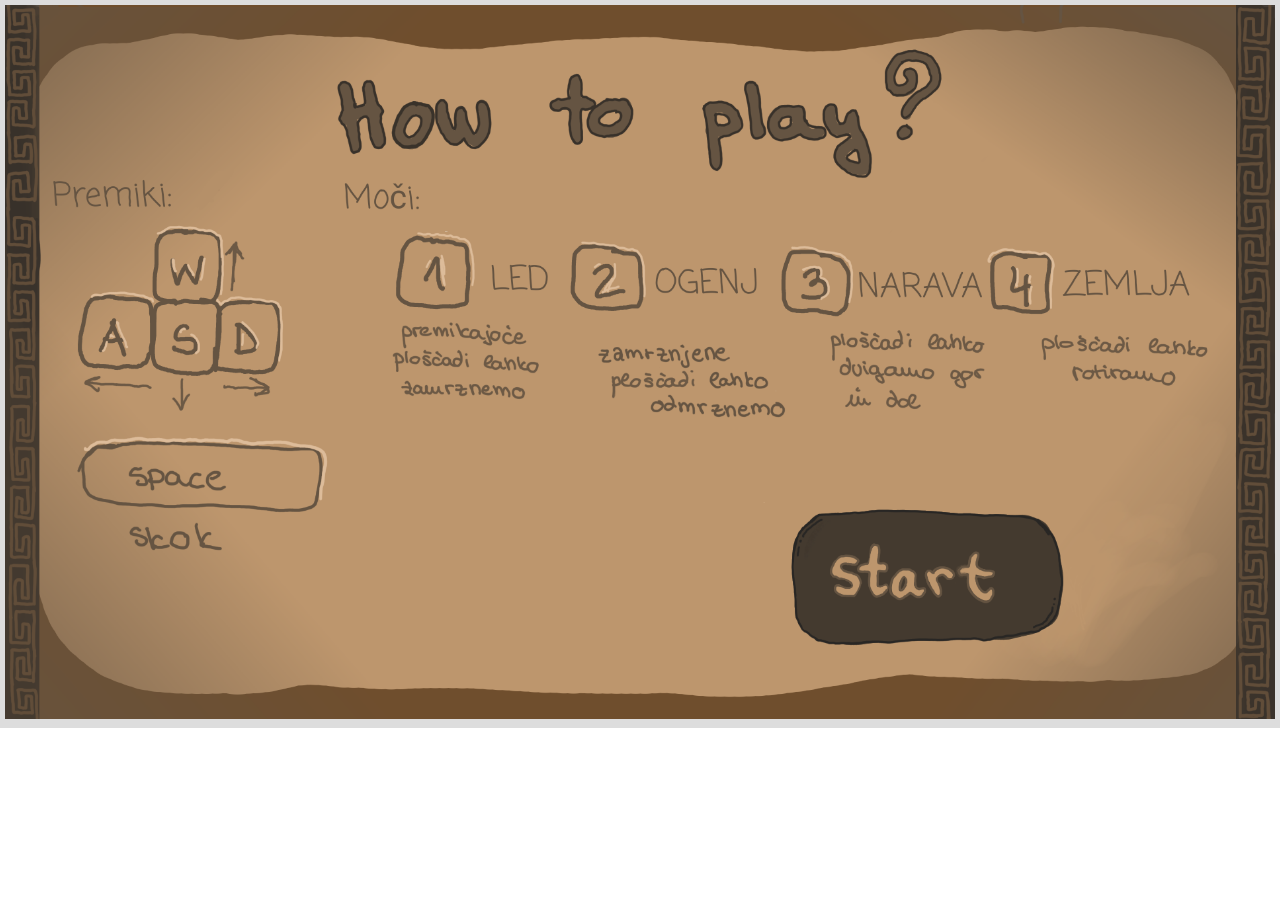
<file: Base Game - Copy/index.html>
<!DOCTYPE html>
<html>
<head>
    <meta charset="utf-8">
    <meta name="viewport" content="width=device-width, initial-scale=1.0">

    <title>JavaScript/WebGL 2.0 examples</title>

    <link rel="stylesheet" type="text/css" href="style.css">
    <link rel="stylesheet" type="text/css" href="index.css">
    <style>
        .container {
            display: flex;
            align-items: center;
            justify-content: center;
        }
        body {
            margin: 0;
        }
        img {
            object-fit: contain;
            height: 1080;
            width: 100%;
            overflow: hidden;
        }
    </style>
</head>
<body>
    <div class="container">
        <a href="engine/canvas.html">
            <img src="first_page\\howtostr.png">
        </a>
    </div> 
</body>
</html>
</file>
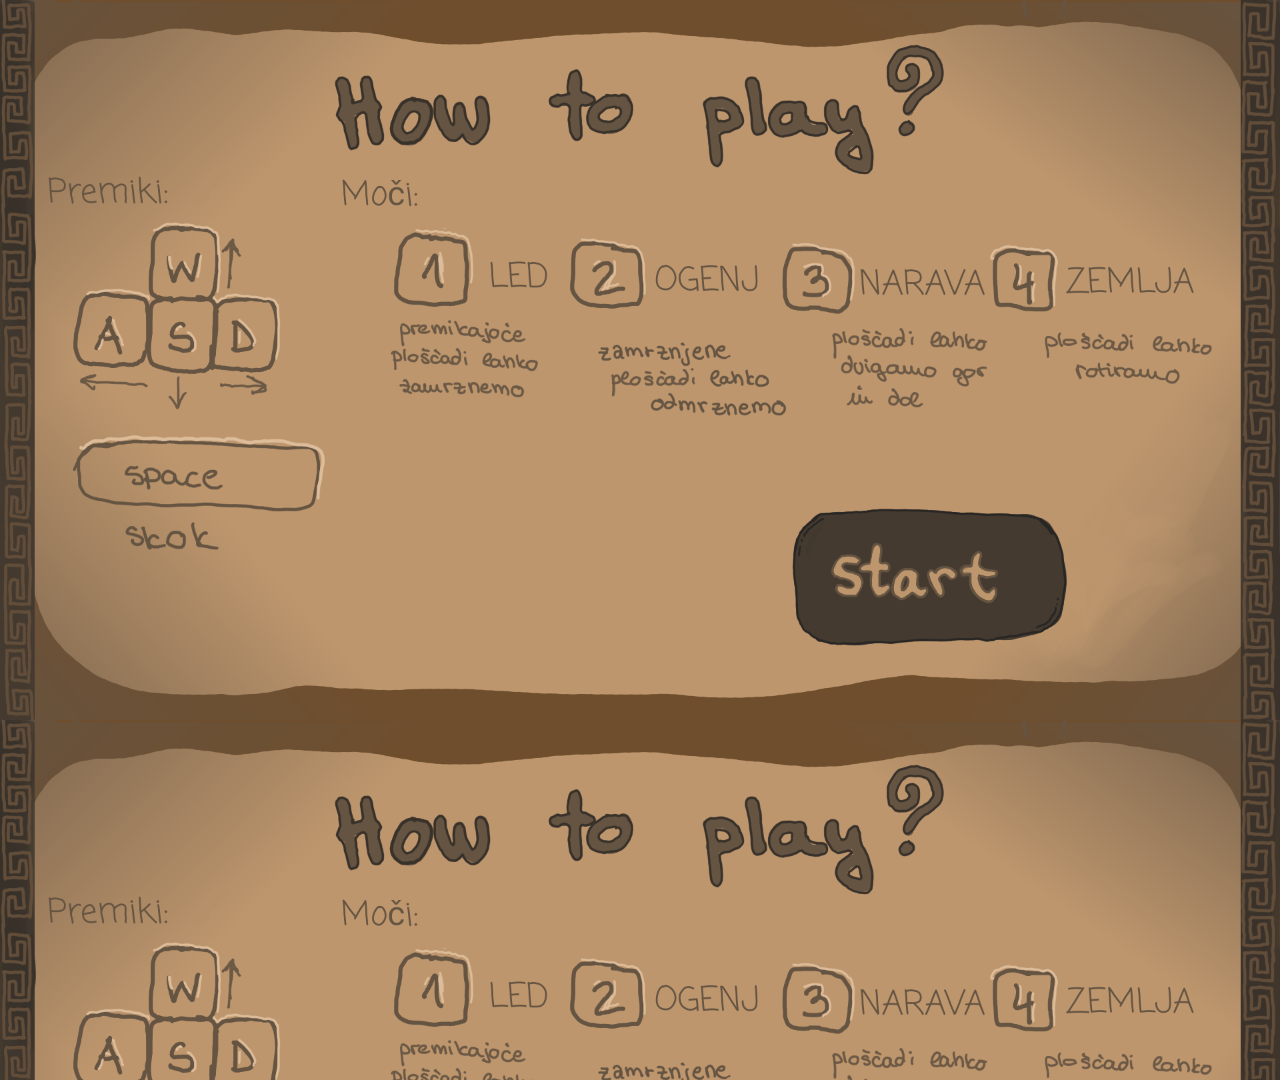
<file: Base Game/index.html>
<!DOCTYPE html>
<html>
<head>
    <meta charset="utf-8">
    <meta name="viewport" content="width=device-width, initial-scale=1.0">

    <title>JavaScript/WebGL 2.0 examples</title>

    <link rel="stylesheet" type="text/css" href="style.css">
    <link rel="stylesheet" type="text/css" href="index.css">
    <style>
         body {
            display: flex;
            overflow: hidden;
            background-image: url("first_page\\howtostr.png");
            background-size: contain;
            margin: 0;
        }
        div {
            width: 1920px;
            height: 1080px;
        }
    </style>
</head>
<body>
    <div onclick="location.href='engine/canvas.html';" style="cursor: pointer;"></div> 
</body>
</html>
</file>
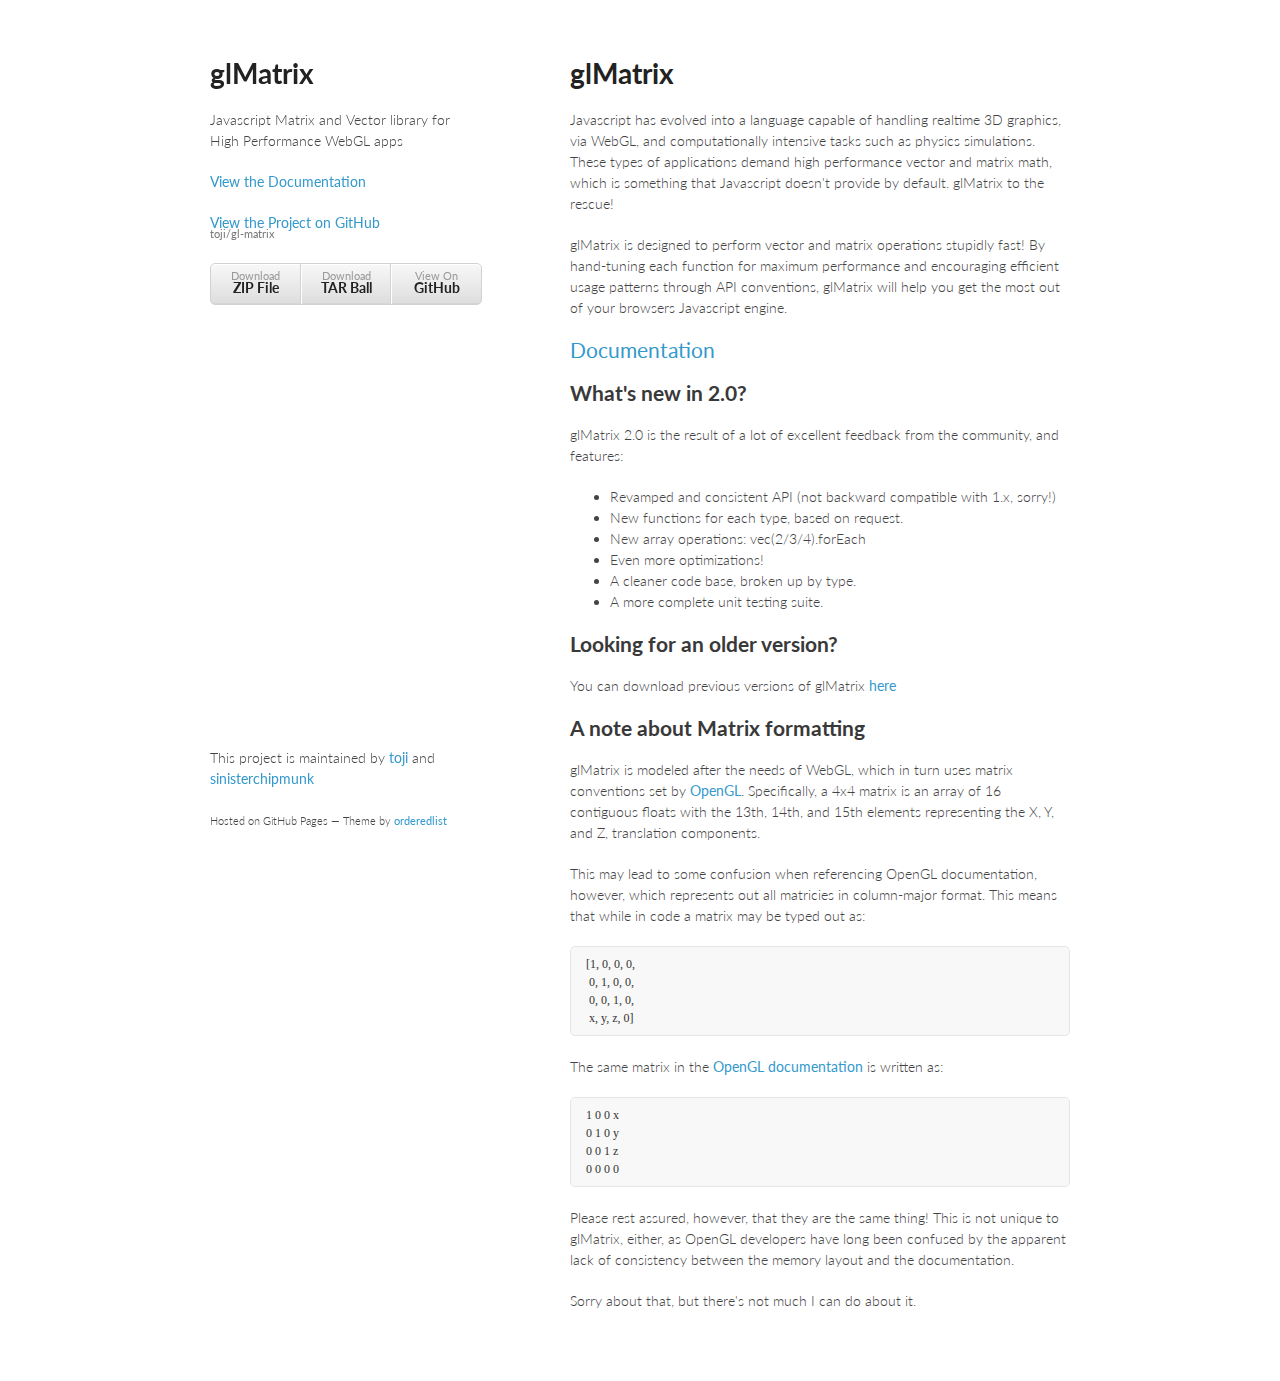
<file: toji-gl-matrix-8962b2e/index.html>
<!doctype html>
<html>
  <head>
    <meta charset="utf-8">
    <meta http-equiv="X-UA-Compatible" content="chrome=1">
    <title>glMatrix</title>

    <style>
      /* styles.css */
      @import url(https://fonts.googleapis.com/css?family=Lato:300italic,700italic,300,700);

      body {
        padding:50px;
        font:14px/1.5 Lato, "Helvetica Neue", Helvetica, Arial, sans-serif;
        color:#444;
        font-weight:300;
      }

      h1, h2, h3, h4, h5, h6 {
        color:#222;
        margin:0 0 20px;
      }

      p, ul, ol, table, pre, dl {
        margin:0 0 20px;
      }

      h1, h2, h3 {
        line-height:1.1;
      }

      h1 {
        font-size:28px;
      }

      h2 {
        color:#393939;
      }

      h3, h4, h5, h6 {
        color:#494949;
      }

      a {
        color:#39c;
        font-weight:400;
        text-decoration:none;
      }

      a small {
        font-size:11px;
        color:#777;
        margin-top:-0.6em;
        display:block;
      }

      .wrapper {
        width:860px;
        margin:0 auto;
      }

      blockquote {
        border-left:1px solid #e5e5e5;
        margin:0;
        padding:0 0 0 20px;
        font-style:italic;
      }

      code, pre {
        font-family:Monaco, Bitstream Vera Sans Mono, Lucida Console, Terminal;
        color:#333;
        font-size:12px;
      }

      pre {
        padding:8px 15px;
        background: #f8f8f8;  
        border-radius:5px;
        border:1px solid #e5e5e5;
        overflow-x: auto;
      }

      table {
        width:100%;
        border-collapse:collapse;
      }

      th, td {
        text-align:left;
        padding:5px 10px;
        border-bottom:1px solid #e5e5e5;
      }

      dt {
        color:#444;
        font-weight:700;
      }

      th {
        color:#444;
      }

      img {
        max-width:100%;
      }

      header {
        width:270px;
        float:left;
        position:fixed;
      }

      header ul {
        list-style:none;
        height:40px;
        
        padding:0;
        
        background: #eee;
        background: -moz-linear-gradient(top, #f8f8f8 0%, #dddddd 100%);
        background: -webkit-gradient(linear, left top, left bottom, color-stop(0%,#f8f8f8), color-stop(100%,#dddddd));
        background: -webkit-linear-gradient(top, #f8f8f8 0%,#dddddd 100%);
        background: -o-linear-gradient(top, #f8f8f8 0%,#dddddd 100%);
        background: -ms-linear-gradient(top, #f8f8f8 0%,#dddddd 100%);
        background: linear-gradient(top, #f8f8f8 0%,#dddddd 100%);
        
        border-radius:5px;
        border:1px solid #d2d2d2;
        box-shadow:inset #fff 0 1px 0, inset rgba(0,0,0,0.03) 0 -1px 0;
        width:270px;
      }

      header li {
        width:89px;
        float:left;
        border-right:1px solid #d2d2d2;
        height:40px;
      }

      header ul a {
        line-height:1;
        font-size:11px;
        color:#999;
        display:block;
        text-align:center;
        padding-top:6px;
        height:40px;
      }

      strong {
        color:#222;
        font-weight:700;
      }

      header ul li + li {
        width:88px;
        border-left:1px solid #fff;
      }

      header ul li + li + li {
        border-right:none;
        width:89px;
      }

      header ul a strong {
        font-size:14px;
        display:block;
        color:#222;
      }

      section {
        width:500px;
        float:right;
        padding-bottom:50px;
      }

      small {
        font-size:11px;
      }

      hr {
        border:0;
        background:#e5e5e5;
        height:1px;
        margin:0 0 20px;
      }

      footer {
        width:270px;
        float:left;
        position:fixed;
        bottom:50px;
      }

      @media print, screen and (max-width: 960px) {
        
        div.wrapper {
          width:auto;
          margin:0;
        }
        
        header, section, footer {
          float:none;
          position:static;
          width:auto;
        }
        
        header {
          padding-right:320px;
        }
        
        section {
          border:1px solid #e5e5e5;
          border-width:1px 0;
          padding:20px 0;
          margin:0 0 20px;
        }
        
        header a small {
          display:inline;
        }
        
        header ul {
          position:absolute;
          right:50px;
          top:52px;
        }
      }

      @media print, screen and (max-width: 720px) {
        body {
          word-wrap:break-word;
        }
        
        header {
          padding:0;
        }
        
        header ul, header p.view {
          position:static;
        }
        
        pre, code {
          word-wrap:normal;
        }
      }

      @media print, screen and (max-width: 480px) {
        body {
          padding:15px;
        }
        
        header ul {
          display:none;
        }
      }

      @media print {
        body {
          padding:0.4in;
          font-size:12pt;
          color:#444;
        }
      }

      /* pygment_trac.css */
      .highlight  { background: #ffffff; }
      .highlight .c { color: #999988; font-style: italic } /* Comment */
      .highlight .err { color: #a61717; background-color: #e3d2d2 } /* Error */
      .highlight .k { font-weight: bold } /* Keyword */
      .highlight .o { font-weight: bold } /* Operator */
      .highlight .cm { color: #999988; font-style: italic } /* Comment.Multiline */
      .highlight .cp { color: #999999; font-weight: bold } /* Comment.Preproc */
      .highlight .c1 { color: #999988; font-style: italic } /* Comment.Single */
      .highlight .cs { color: #999999; font-weight: bold; font-style: italic } /* Comment.Special */
      .highlight .gd { color: #000000; background-color: #ffdddd } /* Generic.Deleted */
      .highlight .gd .x { color: #000000; background-color: #ffaaaa } /* Generic.Deleted.Specific */
      .highlight .ge { font-style: italic } /* Generic.Emph */
      .highlight .gr { color: #aa0000 } /* Generic.Error */
      .highlight .gh { color: #999999 } /* Generic.Heading */
      .highlight .gi { color: #000000; background-color: #ddffdd } /* Generic.Inserted */
      .highlight .gi .x { color: #000000; background-color: #aaffaa } /* Generic.Inserted.Specific */
      .highlight .go { color: #888888 } /* Generic.Output */
      .highlight .gp { color: #555555 } /* Generic.Prompt */
      .highlight .gs { font-weight: bold } /* Generic.Strong */
      .highlight .gu { color: #800080; font-weight: bold; } /* Generic.Subheading */
      .highlight .gt { color: #aa0000 } /* Generic.Traceback */
      .highlight .kc { font-weight: bold } /* Keyword.Constant */
      .highlight .kd { font-weight: bold } /* Keyword.Declaration */
      .highlight .kn { font-weight: bold } /* Keyword.Namespace */
      .highlight .kp { font-weight: bold } /* Keyword.Pseudo */
      .highlight .kr { font-weight: bold } /* Keyword.Reserved */
      .highlight .kt { color: #445588; font-weight: bold } /* Keyword.Type */
      .highlight .m { color: #009999 } /* Literal.Number */
      .highlight .s { color: #d14 } /* Literal.String */
      .highlight .na { color: #008080 } /* Name.Attribute */
      .highlight .nb { color: #0086B3 } /* Name.Builtin */
      .highlight .nc { color: #445588; font-weight: bold } /* Name.Class */
      .highlight .no { color: #008080 } /* Name.Constant */
      .highlight .ni { color: #800080 } /* Name.Entity */
      .highlight .ne { color: #990000; font-weight: bold } /* Name.Exception */
      .highlight .nf { color: #990000; font-weight: bold } /* Name.Function */
      .highlight .nn { color: #555555 } /* Name.Namespace */
      .highlight .nt { color: #000080 } /* Name.Tag */
      .highlight .nv { color: #008080 } /* Name.Variable */
      .highlight .ow { font-weight: bold } /* Operator.Word */
      .highlight .w { color: #bbbbbb } /* Text.Whitespace */
      .highlight .mf { color: #009999 } /* Literal.Number.Float */
      .highlight .mh { color: #009999 } /* Literal.Number.Hex */
      .highlight .mi { color: #009999 } /* Literal.Number.Integer */
      .highlight .mo { color: #009999 } /* Literal.Number.Oct */
      .highlight .sb { color: #d14 } /* Literal.String.Backtick */
      .highlight .sc { color: #d14 } /* Literal.String.Char */
      .highlight .sd { color: #d14 } /* Literal.String.Doc */
      .highlight .s2 { color: #d14 } /* Literal.String.Double */
      .highlight .se { color: #d14 } /* Literal.String.Escape */
      .highlight .sh { color: #d14 } /* Literal.String.Heredoc */
      .highlight .si { color: #d14 } /* Literal.String.Interpol */
      .highlight .sx { color: #d14 } /* Literal.String.Other */
      .highlight .sr { color: #009926 } /* Literal.String.Regex */
      .highlight .s1 { color: #d14 } /* Literal.String.Single */
      .highlight .ss { color: #990073 } /* Literal.String.Symbol */
      .highlight .bp { color: #999999 } /* Name.Builtin.Pseudo */
      .highlight .vc { color: #008080 } /* Name.Variable.Class */
      .highlight .vg { color: #008080 } /* Name.Variable.Global */
      .highlight .vi { color: #008080 } /* Name.Variable.Instance */
      .highlight .il { color: #009999 } /* Literal.Number.Integer.Long */

      .type-csharp .highlight .k { color: #0000FF }
      .type-csharp .highlight .kt { color: #0000FF }
      .type-csharp .highlight .nf { color: #000000; font-weight: normal }
      .type-csharp .highlight .nc { color: #2B91AF }
      .type-csharp .highlight .nn { color: #000000 }
      .type-csharp .highlight .s { color: #A31515 }
      .type-csharp .highlight .sc { color: #A31515 }
    </style>
    <meta name="viewport" content="width=device-width, initial-scale=1, user-scalable=no">
    <script src="dist/gl-matrix.js"></script>
    <script>
      window["mat2"] = glMatrix.mat2;
      window["mat2d"] = glMatrix.mat2d;
      window["mat3"] = glMatrix.mat3;
      window["mat4"] = glMatrix.mat4;
      window["quat"] = glMatrix.quat;
      window["quat2"] = glMatrix.quat2;
      window["vec2"] = glMatrix.vec2;
      window["vec3"] = glMatrix.vec3;
      window["vec4"] = glMatrix.vec4;
      window["glMatrix"] = glMatrix.glMatrix;
    </script>
  </head>
  <body>
    <div class="wrapper">
      <header>
        <h1>glMatrix</h1>
        <p>Javascript Matrix and Vector library for High Performance WebGL apps</p>

        <p class="view"><a href="docs">View the Documentation</a></p>

        <p class="view"><a href="https://github.com/toji/gl-matrix">View the Project on GitHub <small>toji/gl-matrix</small></a></p>

        <ul>
          <li><a href="https://github.com/toji/gl-matrix/zipball/master">Download <strong>ZIP File</strong></a></li>
          <li><a href="https://github.com/toji/gl-matrix/tarball/master">Download <strong>TAR Ball</strong></a></li>
          <li><a href="https://github.com/toji/gl-matrix">View On <strong>GitHub</strong></a></li>
        </ul>
      </header>
      <section>
        <h1>glMatrix</h1>

<p>Javascript has evolved into a language capable of handling realtime 3D graphics, 
via WebGL, and computationally intensive tasks such as physics simulations.
These types of applications demand high performance vector and matrix math,
which is something that Javascript doesn't provide by default.
glMatrix to the rescue!</p>

<p>glMatrix is designed to perform vector and matrix operations stupidly fast! By
hand-tuning each function for maximum performance and encouraging efficient
usage patterns through API conventions, glMatrix will help you get the most out
of your browsers Javascript engine.</p>

<h2><a href="docs">Documentation</a></h2>

<h2>What's new in 2.0?</h2>

<p>glMatrix 2.0 is the result of a lot of excellent feedback from the community,
and features:</p>

<ul>
<li>Revamped and consistent API (not backward compatible with 1.x, sorry!)</li>
<li>New functions for each type, based on request.</li>
<li>New array operations: vec(2/3/4).forEach</li>
<li>Even more optimizations!</li>
<li>A cleaner code base, broken up by type.</li>
<li>A more complete unit testing suite.</li>
</ul><h2>Looking for an older version?</h2>

<p>You can download previous versions of glMatrix <a href="https://github.com/toji/gl-matrix/tags">here</a></p>

<h2>A note about Matrix formatting</h2>

<p>glMatrix is modeled after the needs of WebGL, which in turn uses matrix
conventions set by <a href="http://www.opengl.org/archives/resources/faq/technical/transformations.htm">OpenGL</a>.
Specifically, a 4x4 matrix is an array of 16 contiguous floats with the 13th,
14th, and 15th elements representing the X, Y, and Z, translation components.</p>

<p>This may lead to some confusion when referencing OpenGL documentation, however,
which represents out all matricies in column-major format. This means that while
in code a matrix may be typed out as:</p>

<pre><code>[1, 0, 0, 0,
 0, 1, 0, 0,
 0, 0, 1, 0,
 x, y, z, 0]
</code></pre>

<p>The same matrix in the <a href="http://www.opengl.org/sdk/docs/man2/xhtml/glTranslate.xml">OpenGL documentation</a>
is written as:</p>

<pre><code>1 0 0 x
0 1 0 y
0 0 1 z
0 0 0 0
</code></pre>

<p>Please rest assured, however, that they are the same thing! This is not unique
to glMatrix, either, as OpenGL developers have long been confused by the
apparent lack of consistency between the memory layout and the documentation.</p>

<p>Sorry about that, but there's not much I can do about it.</p>
      </section>
      <footer>
        <p>This project is maintained by <a href="https://github.com/toji">toji</a> and <a href="https://github.com/sinisterchipmunk">sinisterchipmunk</a></p>
        <p><small>Hosted on GitHub Pages &mdash; Theme by <a href="https://github.com/orderedlist">orderedlist</a></small></p>
      </footer>
    </div>    
  </body>
</html>
</file>
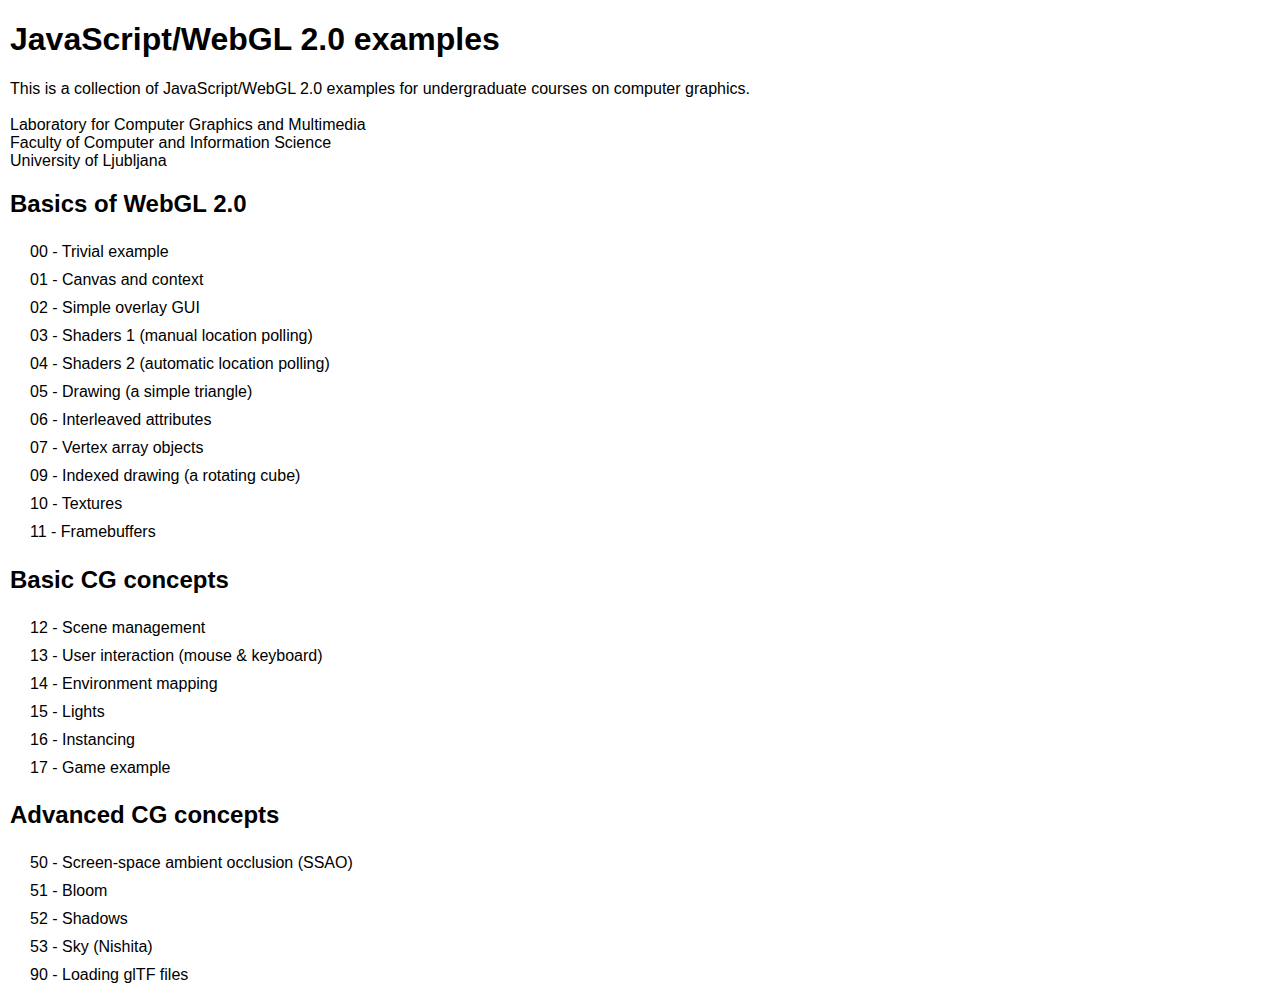
<file: webgl2-examples-master/index.html>
<!DOCTYPE html>
<html>
<head>
    <meta charset="utf-8">
    <meta name="viewport" content="width=device-width, initial-scale=1.0">

    <title>JavaScript/WebGL 2.0 examples</title>

    <link rel="stylesheet" type="text/css" href="common/style.css">
    <link rel="stylesheet" type="text/css" href="index.css">
</head>
<body>
    <h1>JavaScript/WebGL 2.0 examples</h1>
    <p>
        This is a collection of JavaScript/WebGL 2.0 examples for undergraduate courses on computer graphics.

        <br><br>

        Laboratory for Computer Graphics and Multimedia<br>
        Faculty of Computer and Information Science<br>
        University of Ljubljana<br>
    </p>
    <h2>Basics of WebGL 2.0</h2>
    <ul>
        <li><a href="examples/00-trivial/00-trivial.html">00 - Trivial example</a></li>
        <li><a href="examples/01-canvas/01-canvas.html">01 - Canvas and context</a></li>
        <li><a href="examples/02-gui/02-gui.html">02 - Simple overlay GUI</a></li>
        <li><a href="examples/03-shaders1/03-shaders1.html">03 - Shaders 1 (manual location polling)</a></li>
        <li><a href="examples/04-shaders2/04-shaders2.html">04 - Shaders 2 (automatic location polling)</a></li>
        <li><a href="examples/05-drawing/05-drawing.html">05 - Drawing (a simple triangle)</a></li>
        <li><a href="examples/06-interleaved/06-interleaved.html">06 - Interleaved attributes</a></li>
        <li><a href="examples/07-vao/07-vao.html">07 - Vertex array objects</a></li>
        <li><a href="examples/09-indexed/09-indexed.html">09 - Indexed drawing (a rotating cube)</a></li>
        <li><a href="examples/10-textures/10-textures.html">10 - Textures</a></li>
        <li><a href="examples/11-framebuffers/11-framebuffers.html">11 - Framebuffers</a></li>
    </ul>
    <h2>Basic CG concepts</h2>
    <ul>
        <li><a href="examples/12-scene/12-scene.html">12 - Scene management</a></li>
        <li><a href="examples/13-interaction/13-interaction.html">13 - User interaction (mouse & keyboard)</a></li>
        <li><a href="examples/14-envmap/14-envmap.html">14 - Environment mapping</a></li>
        <li><a href="examples/15-lights/15-lights.html">15 - Lights</a></li>
        <li><a href="examples/16-instancing/16-instancing.html">16 - Instancing</a></li>
        <li><a href="examples/17-game/17-game.html">17 - Game example</a></li>
    </ul>
    <h2>Advanced CG concepts</h2>
    <ul>
        <li><a href="examples/50-ssao/50-ssao.html">50 - Screen-space ambient occlusion (SSAO)</a></li>
        <li><a href="examples/51-bloom/51-bloom.html">51 - Bloom</a></li>
        <li><a href="examples/52-shadows/52-shadows.html">52 - Shadows</a></li>
        <li><a href="examples/53-sky/53-sky.html">53 - Sky (Nishita)</a></li>
        <li><a href="examples/90-gltf/90-gltf.html">90 - Loading glTF files</a></li>
    </ul>
</body>
</html>
</file>
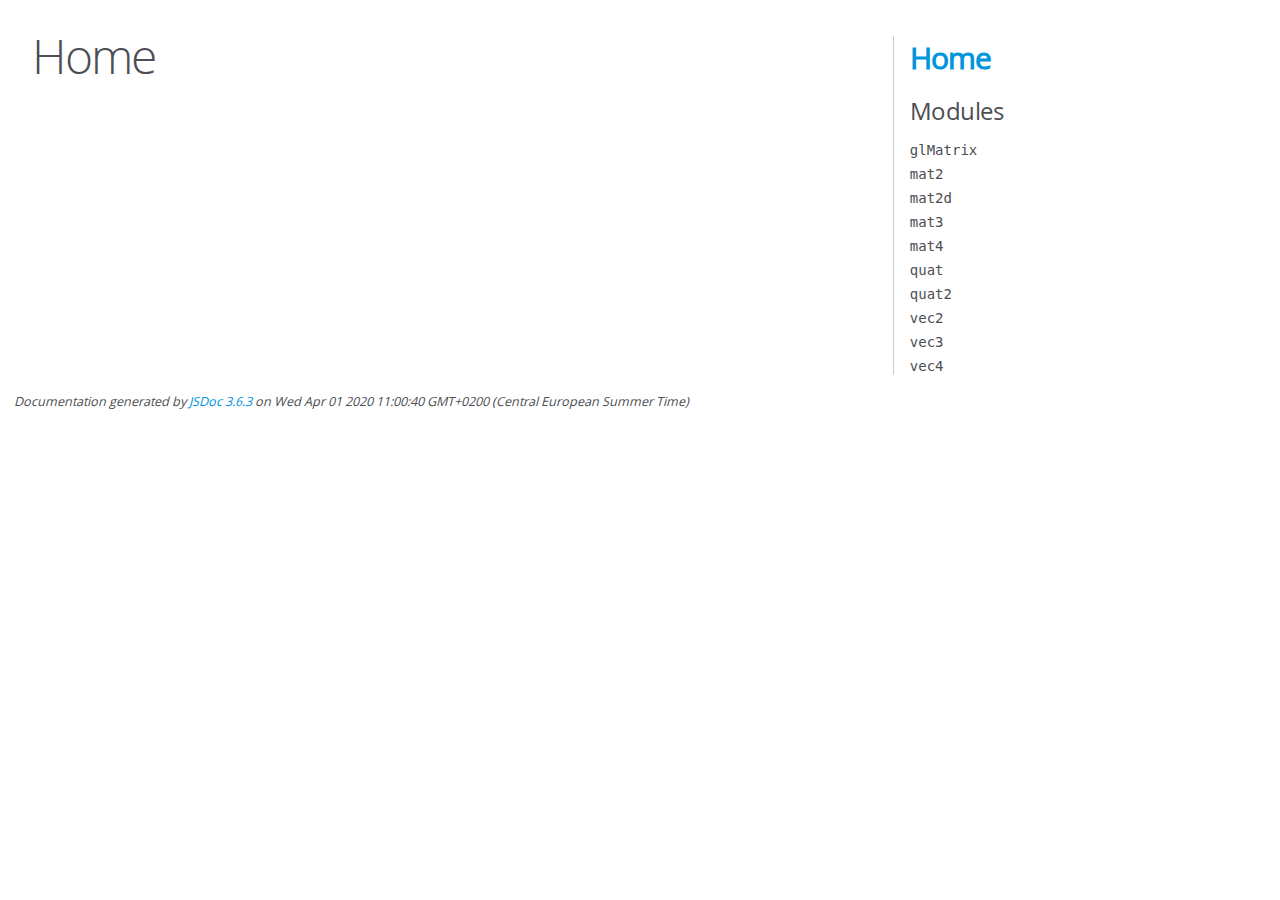
<file: toji-gl-matrix-8962b2e/docs/index.html>
<!DOCTYPE html>
<html lang="en">
<head>
    <meta charset="utf-8">
    <title>JSDoc: Home</title>

    <script src="scripts/prettify/prettify.js"> </script>
    <script src="scripts/prettify/lang-css.js"> </script>
    <!--[if lt IE 9]>
      <script src="//html5shiv.googlecode.com/svn/trunk/html5.js"></script>
    <![endif]-->
    <link type="text/css" rel="stylesheet" href="styles/prettify-tomorrow.css">
    <link type="text/css" rel="stylesheet" href="styles/jsdoc-default.css">
</head>

<body>

<div id="main">

    <h1 class="page-title">Home</h1>

    



    


    <h3> </h3>










    









</div>

<nav>
    <h2><a href="index.html">Home</a></h2><h3>Modules</h3><ul><li><a href="module-glMatrix.html">glMatrix</a></li><li><a href="module-mat2.html">mat2</a></li><li><a href="module-mat2d.html">mat2d</a></li><li><a href="module-mat3.html">mat3</a></li><li><a href="module-mat4.html">mat4</a></li><li><a href="module-quat.html">quat</a></li><li><a href="module-quat2.html">quat2</a></li><li><a href="module-vec2.html">vec2</a></li><li><a href="module-vec3.html">vec3</a></li><li><a href="module-vec4.html">vec4</a></li></ul>
</nav>

<br class="clear">

<footer>
    Documentation generated by <a href="https://github.com/jsdoc/jsdoc">JSDoc 3.6.3</a> on Wed Apr 01 2020 11:00:40 GMT+0200 (Central European Summer Time)
</footer>

<script> prettyPrint(); </script>
<script src="scripts/linenumber.js"> </script>
</body>
</html>
</file>
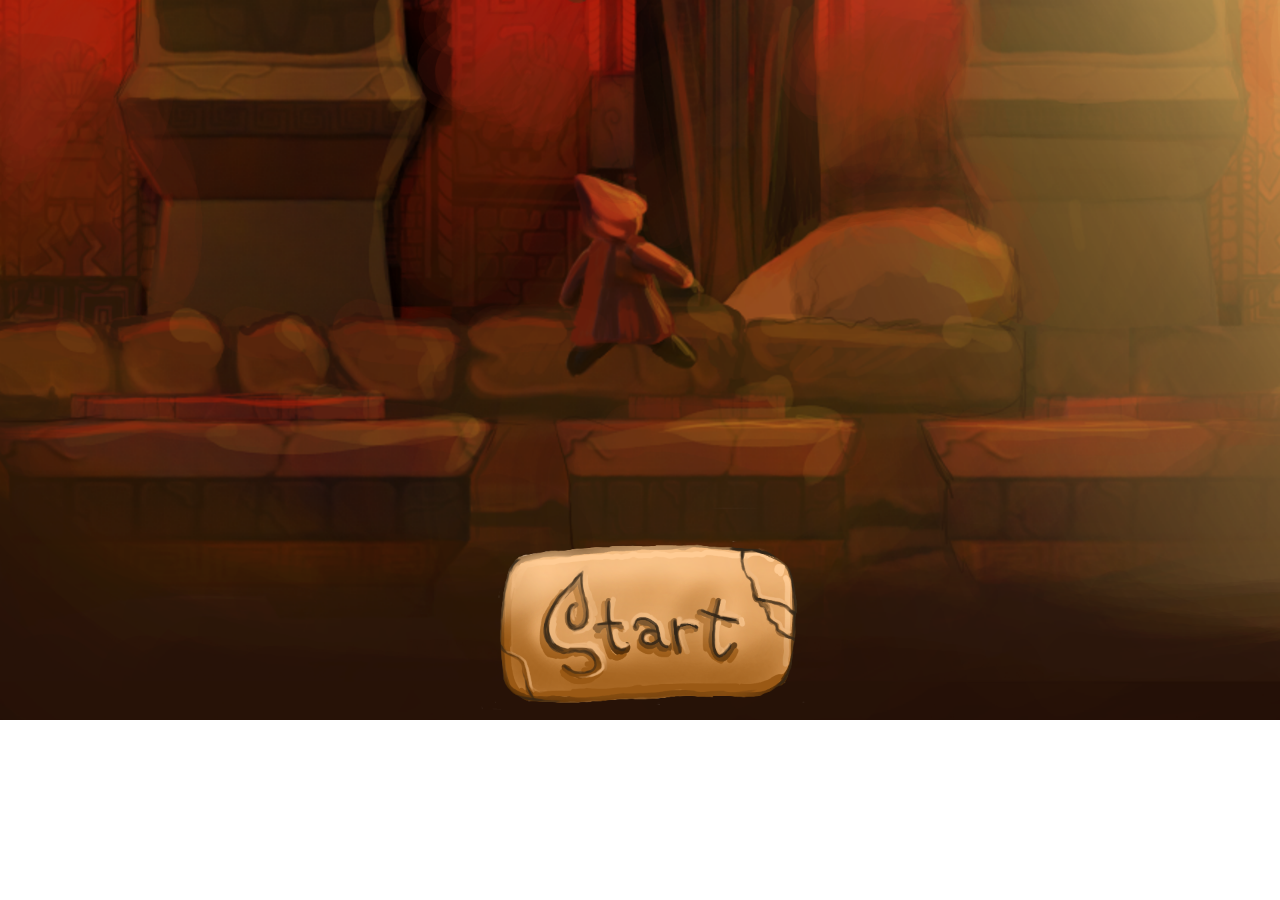
<file: Base Game - Copy/startpage.html>
<!DOCTYPE html>
<html lang="en">
<head>
    <meta charset="UTF-8">
    <meta http-equiv="X-UA-Compatible" content="IE=edge">
    <meta name="viewport" content="width=device-width, initial-scale=1.0">
    <title>Document</title>
    <style>
        .container {
            display: flex;
            align-items: center;
            justify-content: center;
        }
        body {
            margin: 0;
        }
        img {
            height: 100%;
            width: 100%;
            overflow: hidden;
        }
    </style>
</head>
<body>
    <div class="container">
        <a href="index.html">
            <img src="first_page\\startScreen.png">
        </a>
    </div>   
</body>
</html>
</file>
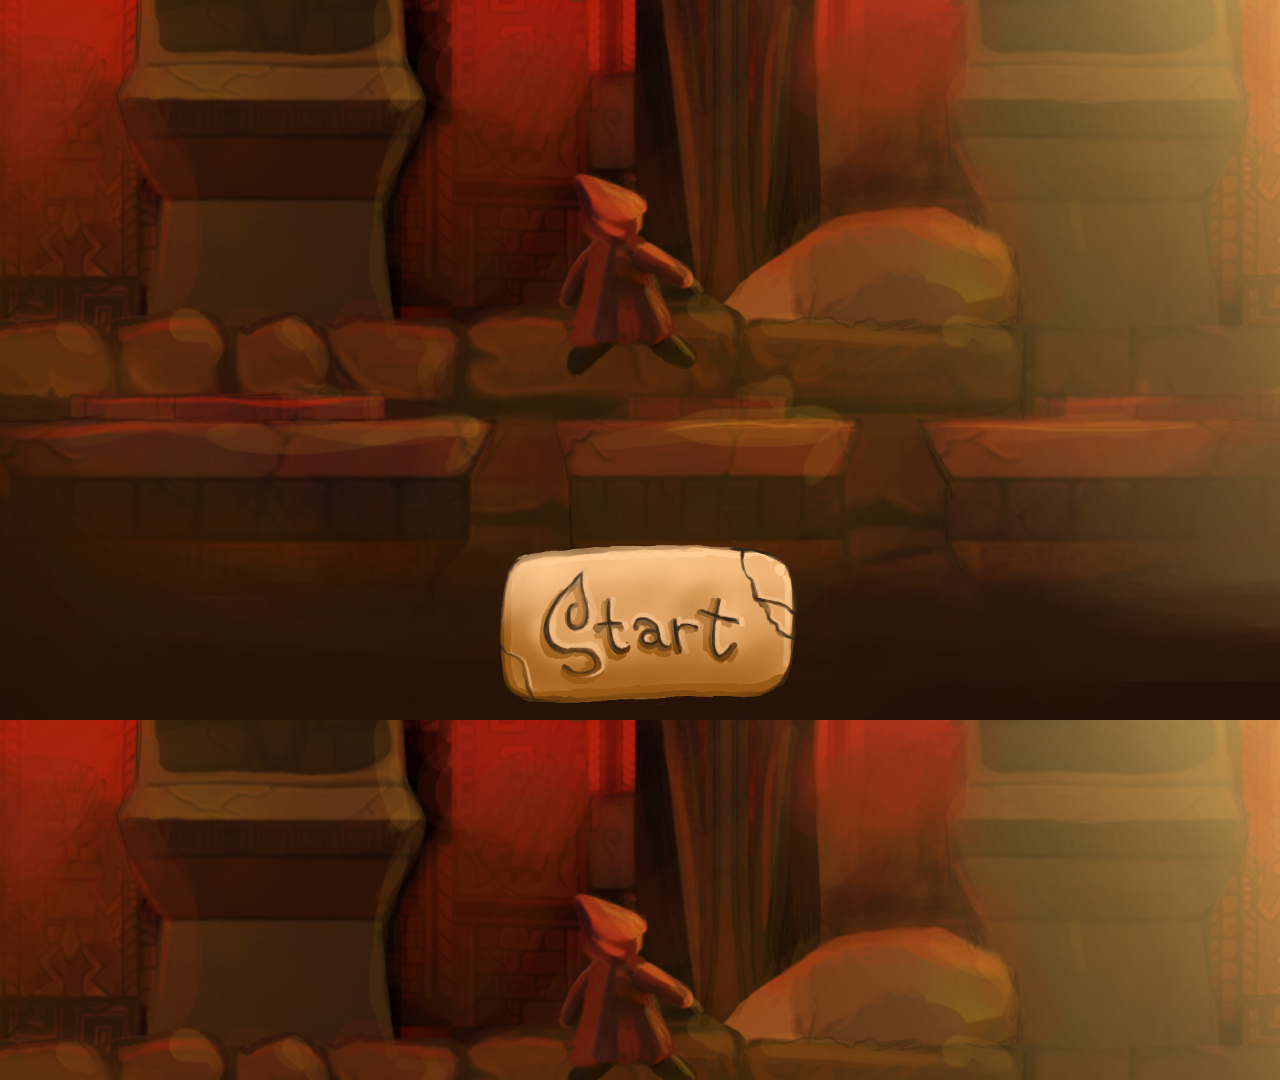
<file: Base Game/startpage.html>
<!DOCTYPE html>
<html lang="en">
<head>
    <meta charset="UTF-8">
    <meta http-equiv="X-UA-Compatible" content="IE=edge">
    <meta name="viewport" content="width=device-width, initial-scale=1.0">
    <title>OMEN</title>
    <style>
        body {
            display: flex;
            overflow: hidden;
            background-image: url("first_page\\startScreen.png");
            background-size: contain;
            margin: 0;
        }
        div {
            width: 1920px;
            height: 1080px;
        }
    </style>
</head>
<body>
    <div onclick="location.href='index.html';" style="cursor: pointer;"></div>   
</body>
</html>
</file>
<file: Base Game - Copy/style.css>
body, html {
    margin: 0;
    padding: 0;
}

* {
    font-family: sans-serif;
}

.fullscreen {
    width: 100vw;
    height: 100vh;
    overflow: hidden;
}

.fullscreen > * {
    width: 100%;
    height: 100%;
}

.overlay {
    position: fixed;
    left: 0;
    top: 0;
}

.no-touch {
    touch-action: none;
}

a.back {
    display: block;
    margin: 20px;
    padding: 5px 10px;
    background: #fff;
    border: 1px solid #ccc;
    cursor: pointer;
    text-decoration: none;
    color: #000;
}

a.back:hover {
    background: #ddd;
}

.loader-container {
    display: flex;
    align-items: center;
    justify-content: center;
}

.loader {
    width: 100px;
    height: 100px;

    border: 15px solid transparent;
    border-radius: 50%;
    border-top-color: #999;
    border-bottom-color: #999;

    animation: spin 2s ease-in-out infinite;
}

@keyframes spin {
    0% { transform: rotate(0deg); }
  100% { transform: rotate(1800deg); }
}
</file>
<file: Base Game - Copy/index.css>
body {
    margin: 10px;
}

ul {
    padding-left: 10px;
}

li {
    background: white;
    list-style-type: none;
    padding: 5px;
}

a {
    color: black;
    text-decoration: none;
    padding: 5px;
}

a:hover {
    background: #ddd;
}
</file>
<file: Base Game/style.css>
body, html {
    margin: 0;
    padding: 0;
}

* {
    font-family: sans-serif;
}

.fullscreen {
    width: 100vw;
    height: 100vh;
    overflow: hidden;
}

.fullscreen > * {
    width: 100%;
    height: 100%;
}

.overlay {
    position: fixed;
    left: 0;
    top: 0;
}

.no-touch {
    touch-action: none;
}

a.back {
    display: block;
    margin: 20px;
    padding: 5px 10px;
    background: #fff;
    border: 1px solid #ccc;
    cursor: pointer;
    text-decoration: none;
    color: #000;
}

a.back:hover {
    background: #ddd;
}

.loader-container {
    display: flex;
    align-items: center;
    justify-content: center;
}

.loader {
    width: 100px;
    height: 100px;

    border: 15px solid transparent;
    border-radius: 50%;
    border-top-color: #999;
    border-bottom-color: #999;

    animation: spin 2s ease-in-out infinite;
}

@keyframes spin {
    0% { transform: rotate(0deg); }
  100% { transform: rotate(1800deg); }
}
</file>
<file: Base Game/index.css>
body {
    margin: 10px;
}

ul {
    padding-left: 10px;
}

li {
    background: white;
    list-style-type: none;
    padding: 5px;
}

a {
    color: black;
    text-decoration: none;
    padding: 5px;
}

a:hover {
    background: #ddd;
}
</file>
<file: webgl2-examples-master/common/style.css>
body, html {
    margin: 0;
    padding: 0;
}

* {
    font-family: sans-serif;
}

.fullscreen {
    width: 100vw;
    height: 100vh;
    overflow: hidden;
}

.fullscreen > * {
    width: 100%;
    height: 100%;
}

.overlay {
    position: fixed;
    left: 0;
    top: 0;
}

.no-touch {
    touch-action: none;
}

a.back {
    display: block;
    margin: 20px;
    padding: 5px 10px;
    background: #fff;
    border: 1px solid #ccc;
    cursor: pointer;
    text-decoration: none;
    color: #000;
}

a.back:hover {
    background: #ddd;
}

.loader-container {
    display: flex;
    align-items: center;
    justify-content: center;
}

.loader {
    width: 100px;
    height: 100px;

    border: 15px solid transparent;
    border-radius: 50%;
    border-top-color: #999;
    border-bottom-color: #999;

    animation: spin 2s ease-in-out infinite;
}

@keyframes spin {
    0% { transform: rotate(0deg); }
  100% { transform: rotate(1800deg); }
}
</file>
<file: webgl2-examples-master/index.css>
body {
    margin: 10px;
}

ul {
    padding-left: 10px;
}

li {
    background: white;
    list-style-type: none;
    padding: 5px;
}

a {
    color: black;
    text-decoration: none;
    padding: 5px;
}

a:hover {
    background: #ddd;
}
</file>
<file: toji-gl-matrix-8962b2e/docs/styles/prettify-tomorrow.css>
/* Tomorrow Theme */
/* Original theme - https://github.com/chriskempson/tomorrow-theme */
/* Pretty printing styles. Used with prettify.js. */
/* SPAN elements with the classes below are added by prettyprint. */
/* plain text */
.pln {
  color: #4d4d4c; }

@media screen {
  /* string content */
  .str {
    color: #718c00; }

  /* a keyword */
  .kwd {
    color: #8959a8; }

  /* a comment */
  .com {
    color: #8e908c; }

  /* a type name */
  .typ {
    color: #4271ae; }

  /* a literal value */
  .lit {
    color: #f5871f; }

  /* punctuation */
  .pun {
    color: #4d4d4c; }

  /* lisp open bracket */
  .opn {
    color: #4d4d4c; }

  /* lisp close bracket */
  .clo {
    color: #4d4d4c; }

  /* a markup tag name */
  .tag {
    color: #c82829; }

  /* a markup attribute name */
  .atn {
    color: #f5871f; }

  /* a markup attribute value */
  .atv {
    color: #3e999f; }

  /* a declaration */
  .dec {
    color: #f5871f; }

  /* a variable name */
  .var {
    color: #c82829; }

  /* a function name */
  .fun {
    color: #4271ae; } }
/* Use higher contrast and text-weight for printable form. */
@media print, projection {
  .str {
    color: #060; }

  .kwd {
    color: #006;
    font-weight: bold; }

  .com {
    color: #600;
    font-style: italic; }

  .typ {
    color: #404;
    font-weight: bold; }

  .lit {
    color: #044; }

  .pun, .opn, .clo {
    color: #440; }

  .tag {
    color: #006;
    font-weight: bold; }

  .atn {
    color: #404; }

  .atv {
    color: #060; } }
/* Style */
/*
pre.prettyprint {
  background: white;
  font-family: Consolas, Monaco, 'Andale Mono', monospace;
  font-size: 12px;
  line-height: 1.5;
  border: 1px solid #ccc;
  padding: 10px; }
*/

/* Specify class=linenums on a pre to get line numbering */
ol.linenums {
  margin-top: 0;
  margin-bottom: 0; }

/* IE indents via margin-left */
li.L0,
li.L1,
li.L2,
li.L3,
li.L4,
li.L5,
li.L6,
li.L7,
li.L8,
li.L9 {
  /* */ }

/* Alternate shading for lines */
li.L1,
li.L3,
li.L5,
li.L7,
li.L9 {
  /* */ }
</file>
<file: toji-gl-matrix-8962b2e/docs/styles/jsdoc-default.css>
@font-face {
    font-family: 'Open Sans';
    font-weight: normal;
    font-style: normal;
    src: url('../fonts/OpenSans-Regular-webfont.eot');
    src:
        local('Open Sans'),
        local('OpenSans'),
        url('../fonts/OpenSans-Regular-webfont.eot?#iefix') format('embedded-opentype'),
        url('../fonts/OpenSans-Regular-webfont.woff') format('woff'),
        url('../fonts/OpenSans-Regular-webfont.svg#open_sansregular') format('svg');
}

@font-face {
    font-family: 'Open Sans Light';
    font-weight: normal;
    font-style: normal;
    src: url('../fonts/OpenSans-Light-webfont.eot');
    src:
        local('Open Sans Light'),
        local('OpenSans Light'),
        url('../fonts/OpenSans-Light-webfont.eot?#iefix') format('embedded-opentype'),
        url('../fonts/OpenSans-Light-webfont.woff') format('woff'),
        url('../fonts/OpenSans-Light-webfont.svg#open_sanslight') format('svg');
}

html
{
    overflow: auto;
    background-color: #fff;
    font-size: 14px;
}

body
{
    font-family: 'Open Sans', sans-serif;
    line-height: 1.5;
    color: #4d4e53;
    background-color: white;
}

a, a:visited, a:active {
    color: #0095dd;
    text-decoration: none;
}

a:hover {
    text-decoration: underline;
}

header
{
    display: block;
    padding: 0px 4px;
}

tt, code, kbd, samp {
    font-family: Consolas, Monaco, 'Andale Mono', monospace;
}

.class-description {
    font-size: 130%;
    line-height: 140%;
    margin-bottom: 1em;
    margin-top: 1em;
}

.class-description:empty {
    margin: 0;
}

#main {
    float: left;
    width: 70%;
}

article dl {
    margin-bottom: 40px;
}

article img {
  max-width: 100%;
}

section
{
    display: block;
    background-color: #fff;
    padding: 12px 24px;
    border-bottom: 1px solid #ccc;
    margin-right: 30px;
}

.variation {
    display: none;
}

.signature-attributes {
    font-size: 60%;
    color: #aaa;
    font-style: italic;
    font-weight: lighter;
}

nav
{
    display: block;
    float: right;
    margin-top: 28px;
    width: 30%;
    box-sizing: border-box;
    border-left: 1px solid #ccc;
    padding-left: 16px;
}

nav ul {
    font-family: 'Lucida Grande', 'Lucida Sans Unicode', arial, sans-serif;
    font-size: 100%;
    line-height: 17px;
    padding: 0;
    margin: 0;
    list-style-type: none;
}

nav ul a, nav ul a:visited, nav ul a:active {
    font-family: Consolas, Monaco, 'Andale Mono', monospace;
    line-height: 18px;
    color: #4D4E53;
}

nav h3 {
    margin-top: 12px;
}

nav li {
    margin-top: 6px;
}

footer {
    display: block;
    padding: 6px;
    margin-top: 12px;
    font-style: italic;
    font-size: 90%;
}

h1, h2, h3, h4 {
    font-weight: 200;
    margin: 0;
}

h1
{
    font-family: 'Open Sans Light', sans-serif;
    font-size: 48px;
    letter-spacing: -2px;
    margin: 12px 24px 20px;
}

h2, h3.subsection-title
{
    font-size: 30px;
    font-weight: 700;
    letter-spacing: -1px;
    margin-bottom: 12px;
}

h3
{
    font-size: 24px;
    letter-spacing: -0.5px;
    margin-bottom: 12px;
}

h4
{
    font-size: 18px;
    letter-spacing: -0.33px;
    margin-bottom: 12px;
    color: #4d4e53;
}

h5, .container-overview .subsection-title
{
    font-size: 120%;
    font-weight: bold;
    letter-spacing: -0.01em;
    margin: 8px 0 3px 0;
}

h6
{
    font-size: 100%;
    letter-spacing: -0.01em;
    margin: 6px 0 3px 0;
    font-style: italic;
}

table
{
    border-spacing: 0;
    border: 0;
    border-collapse: collapse;
}

td, th
{
    border: 1px solid #ddd;
    margin: 0px;
    text-align: left;
    vertical-align: top;
    padding: 4px 6px;
    display: table-cell;
}

thead tr
{
    background-color: #ddd;
    font-weight: bold;
}

th { border-right: 1px solid #aaa; }
tr > th:last-child { border-right: 1px solid #ddd; }

.ancestors, .attribs { color: #999; }
.ancestors a, .attribs a
{
    color: #999 !important;
    text-decoration: none;
}

.clear
{
    clear: both;
}

.important
{
    font-weight: bold;
    color: #950B02;
}

.yes-def {
    text-indent: -1000px;
}

.type-signature {
    color: #aaa;
}

.name, .signature {
    font-family: Consolas, Monaco, 'Andale Mono', monospace;
}

.details { margin-top: 14px; border-left: 2px solid #DDD; }
.details dt { width: 120px; float: left; padding-left: 10px;  padding-top: 6px; }
.details dd { margin-left: 70px; }
.details ul { margin: 0; }
.details ul { list-style-type: none; }
.details li { margin-left: 30px; padding-top: 6px; }
.details pre.prettyprint { margin: 0 }
.details .object-value { padding-top: 0; }

.description {
    margin-bottom: 1em;
    margin-top: 1em;
}

.code-caption
{
    font-style: italic;
    font-size: 107%;
    margin: 0;
}

.source
{
    border: 1px solid #ddd;
    width: 80%;
    overflow: auto;
}

.prettyprint.source {
    width: inherit;
}

.source code
{
    font-size: 100%;
    line-height: 18px;
    display: block;
    padding: 4px 12px;
    margin: 0;
    background-color: #fff;
    color: #4D4E53;
}

.prettyprint code span.line
{
  display: inline-block;
}

.prettyprint.linenums
{
  padding-left: 70px;
  -webkit-user-select: none;
  -moz-user-select: none;
  -ms-user-select: none;
  user-select: none;
}

.prettyprint.linenums ol
{
  padding-left: 0;
}

.prettyprint.linenums li
{
  border-left: 3px #ddd solid;
}

.prettyprint.linenums li.selected,
.prettyprint.linenums li.selected *
{
  background-color: lightyellow;
}

.prettyprint.linenums li *
{
  -webkit-user-select: text;
  -moz-user-select: text;
  -ms-user-select: text;
  user-select: text;
}

.params .name, .props .name, .name code {
    color: #4D4E53;
    font-family: Consolas, Monaco, 'Andale Mono', monospace;
    font-size: 100%;
}

.params td.description > p:first-child,
.props td.description > p:first-child
{
    margin-top: 0;
    padding-top: 0;
}

.params td.description > p:last-child,
.props td.description > p:last-child
{
    margin-bottom: 0;
    padding-bottom: 0;
}

.disabled {
    color: #454545;
}
</file>
